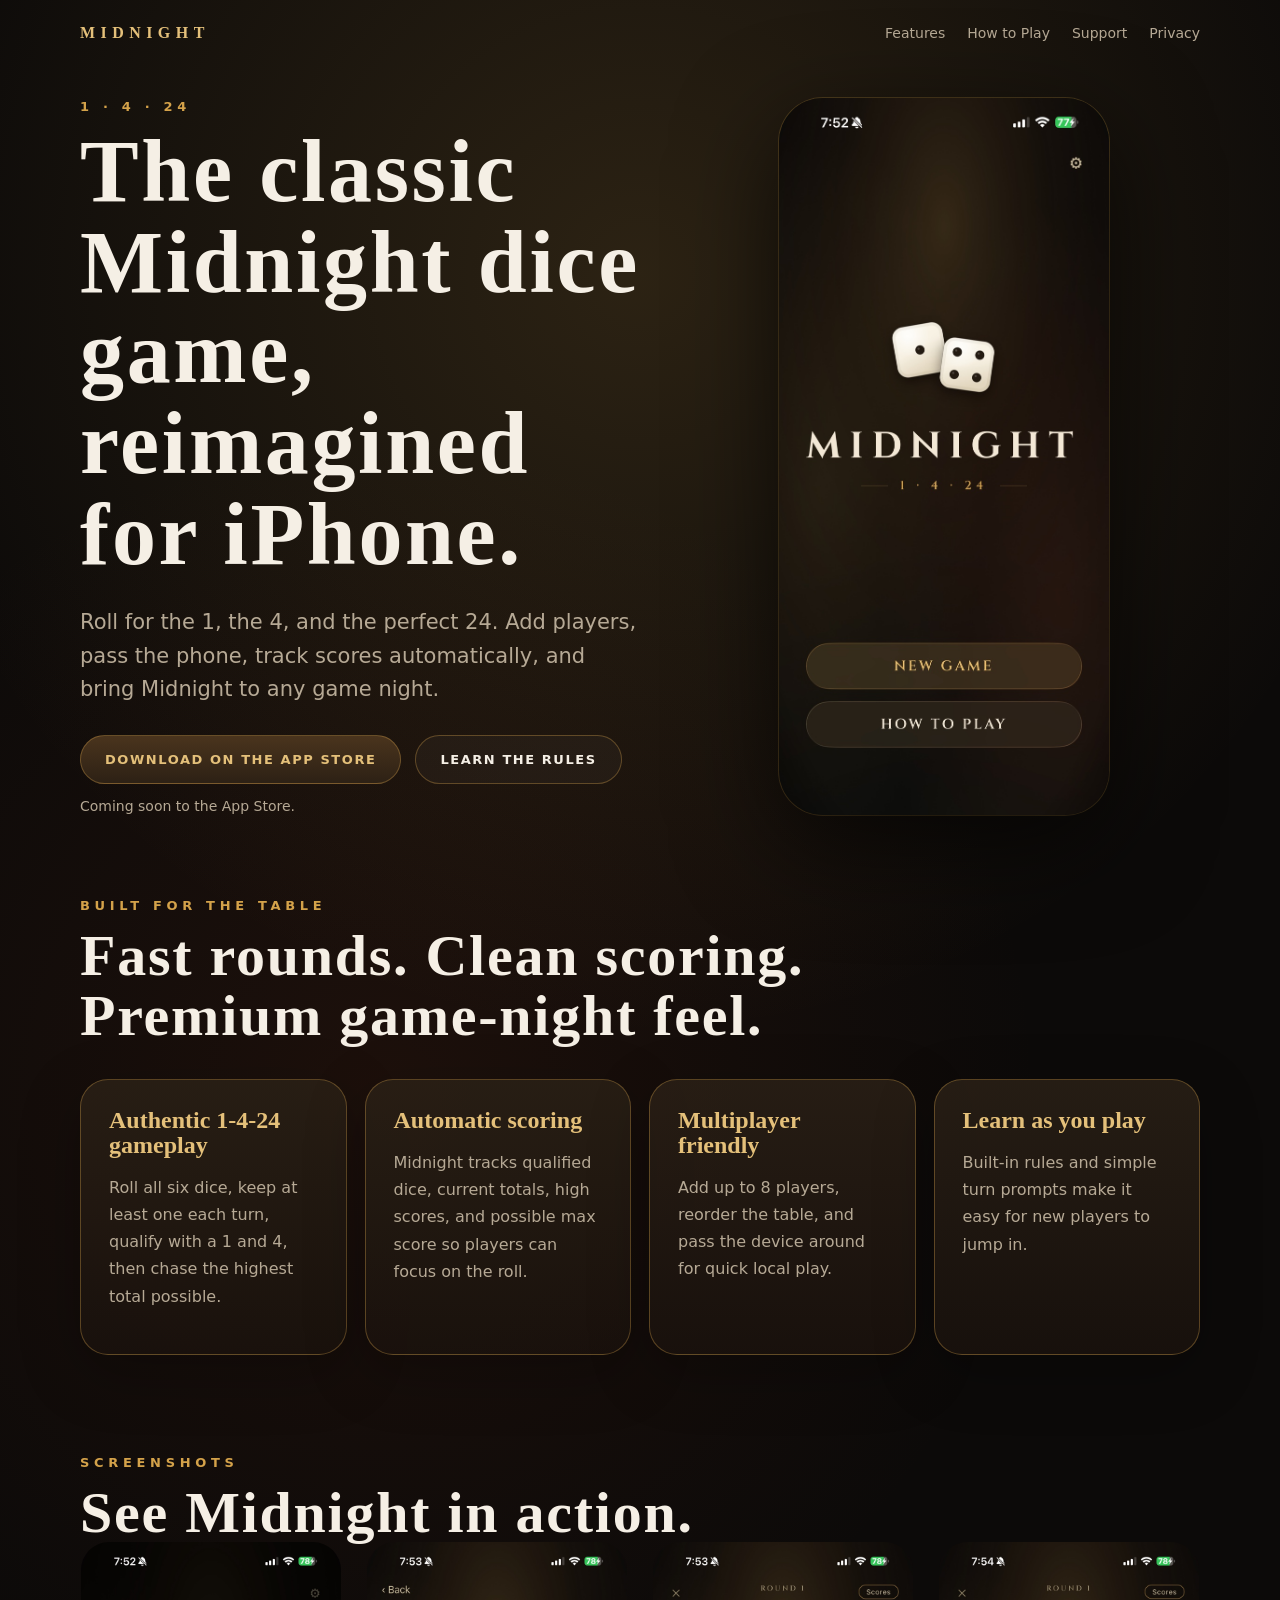
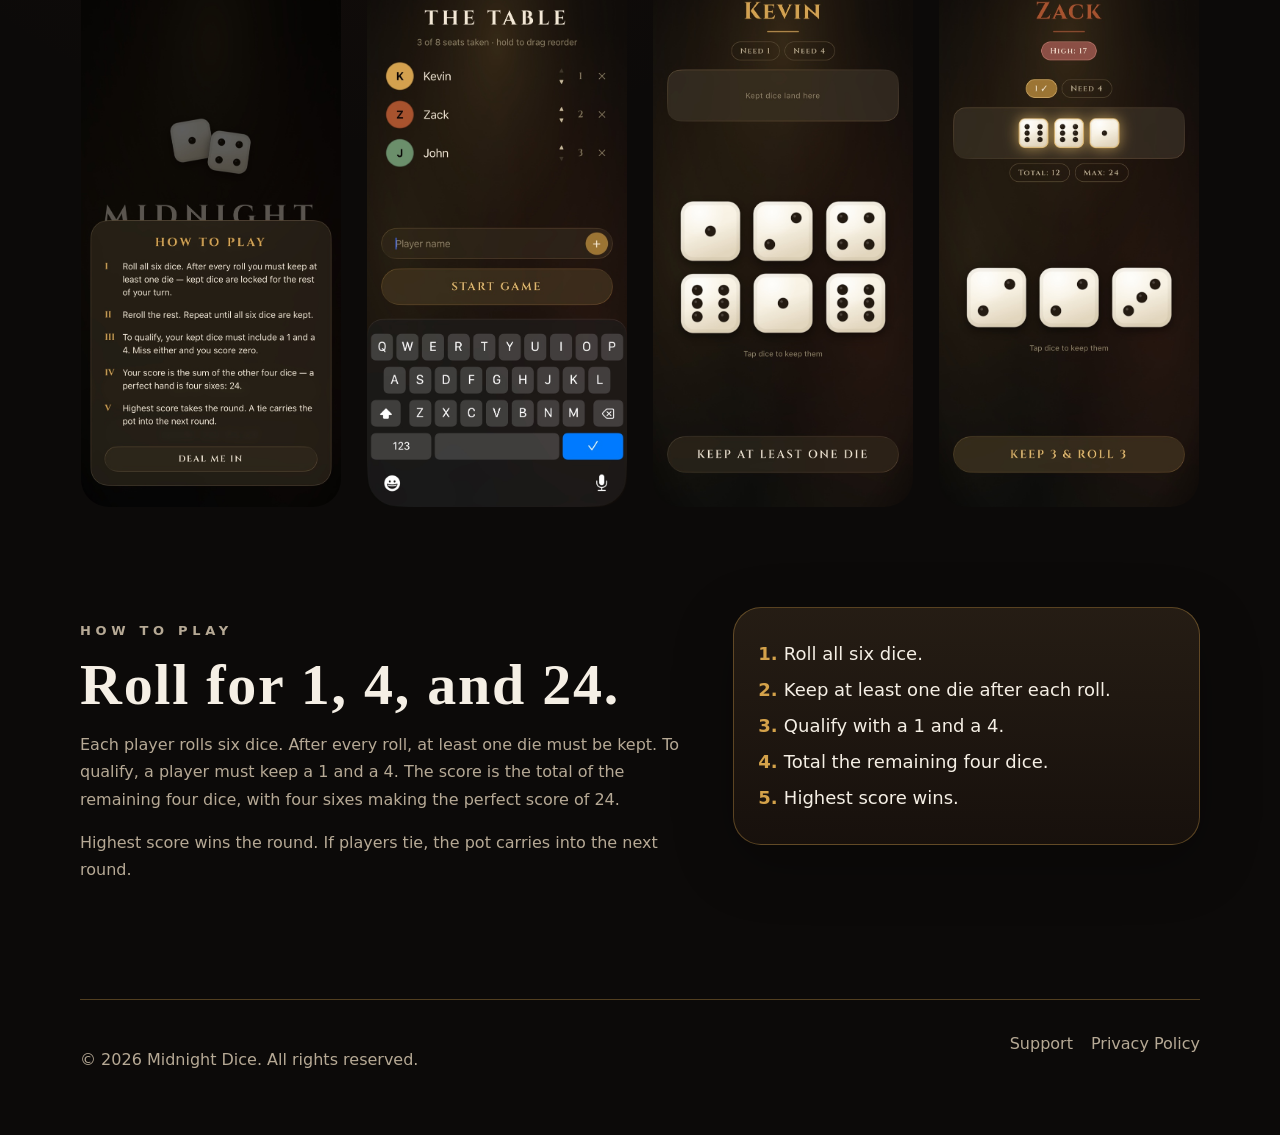
<file: index.html>
<!doctype html>
<html lang="en">
<head>
  <meta charset="utf-8" />
  <meta name="viewport" content="width=device-width, initial-scale=1" />
  <title>Midnight Dice | 1-4-24</title>
  <meta name="description" content="Play Midnight Dice, the classic 1-4-24 dice game reimagined for iPhone with automatic scoring, player tracking, and premium table-inspired design." />
  <link rel="stylesheet" href="styles.css" />
</head>
<body>
  <header class="nav">
    <a class="brand" href="index.html">MIDNIGHT</a>
    <nav>
      <a href="#features">Features</a>
      <a href="#how-to-play">How to Play</a>
      <a href="support.html">Support</a>
      <a href="privacy.html">Privacy</a>
    </nav>
  </header>

  <main>
    <section class="hero">
      <div class="hero-copy">
        <p class="eyebrow">1 · 4 · 24</p>
        <h1>The classic Midnight dice game, reimagined for iPhone.</h1>
        <p class="lede">Roll for the 1, the 4, and the perfect 24. Add players, pass the phone, track scores automatically, and bring Midnight to any game night.</p>
        <div class="actions">
          <a class="button primary" href="#">Download on the App Store</a>
          <a class="button secondary" href="#how-to-play">Learn the Rules</a>
        </div>
        <p class="note">Coming soon to the App Store.</p>
      </div>
      <div class="phone-wrap">
        <img src="assets/home.jpeg" alt="Midnight Dice home screen" class="phone" />
      </div>
    </section>

    <section id="features" class="section">
      <p class="eyebrow">Built for the table</p>
      <h2>Fast rounds. Clean scoring. Premium game-night feel.</h2>
      <div class="cards">
        <article><h3>Authentic 1-4-24 gameplay</h3><p>Roll all six dice, keep at least one each turn, qualify with a 1 and 4, then chase the highest total possible.</p></article>
        <article><h3>Automatic scoring</h3><p>Midnight tracks qualified dice, current totals, high scores, and possible max score so players can focus on the roll.</p></article>
        <article><h3>Multiplayer friendly</h3><p>Add up to 8 players, reorder the table, and pass the device around for quick local play.</p></article>
        <article><h3>Learn as you play</h3><p>Built-in rules and simple turn prompts make it easy for new players to jump in.</p></article>
      </div>
    </section>

    <section class="gallery section">
      <p class="eyebrow">Screenshots</p>
      <h2>See Midnight in action.</h2>
      <div class="screens">
        <img src="assets/how-to-play.jpeg" alt="How to play screen" />
        <img src="assets/table.jpeg" alt="Player table screen" />
        <img src="assets/gameplay.jpeg" alt="Gameplay dice screen" />
        <img src="assets/scoring.jpeg" alt="Scoring and max total screen" />
      </div>
    </section>

    <section id="how-to-play" class="section split">
      <div>
        <p class="eyebrow">How to Play</p>
        <h2>Roll for 1, 4, and 24.</h2>
        <p>Each player rolls six dice. After every roll, at least one die must be kept. To qualify, a player must keep a 1 and a 4. The score is the total of the remaining four dice, with four sixes making the perfect score of 24.</p>
        <p>Highest score wins the round. If players tie, the pot carries into the next round.</p>
      </div>
      <div class="rule-box">
        <ol>
          <li>Roll all six dice.</li>
          <li>Keep at least one die after each roll.</li>
          <li>Qualify with a 1 and a 4.</li>
          <li>Total the remaining four dice.</li>
          <li>Highest score wins.</li>
        </ol>
      </div>
    </section>
  </main>

  <footer>
    <p>© 2026 Midnight Dice. All rights reserved.</p>
    <div>
      <a href="support.html">Support</a>
      <a href="privacy.html">Privacy Policy</a>
    </div>
  </footer>
</body>
</html>
</file>
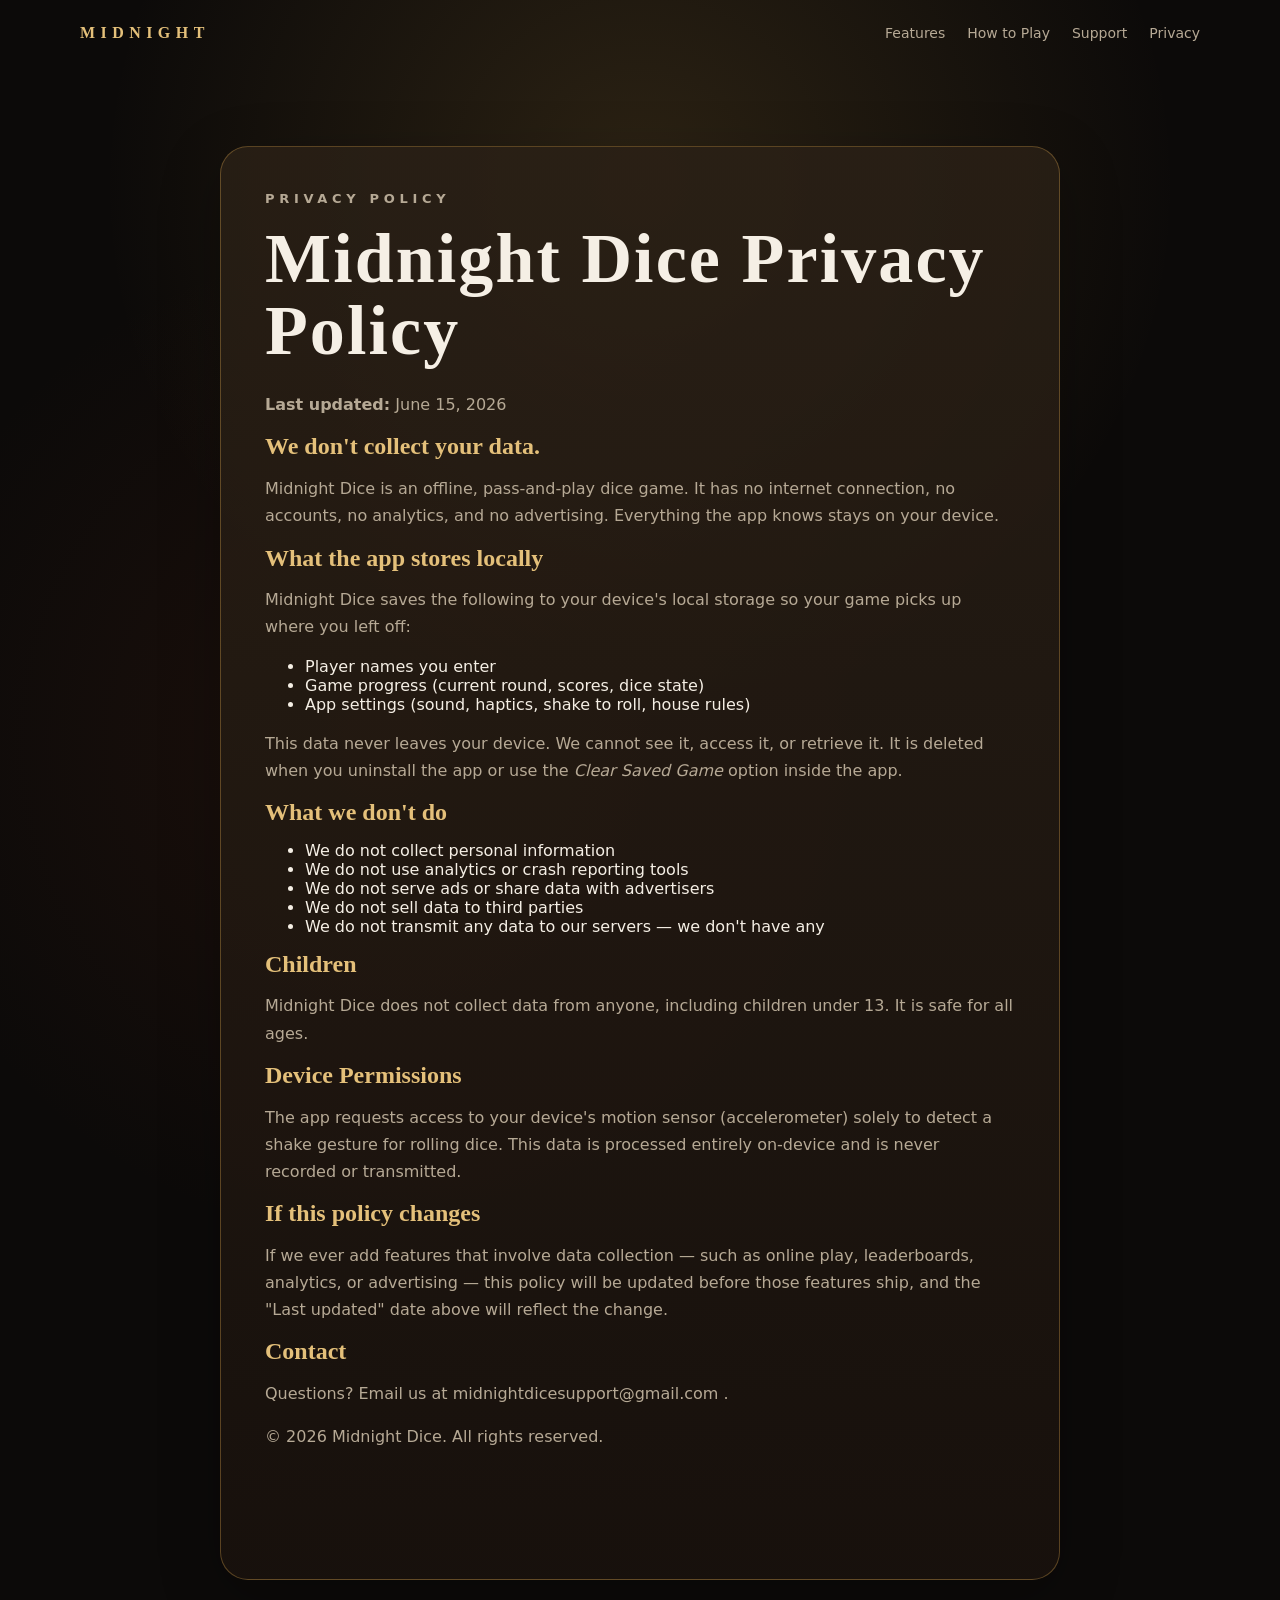
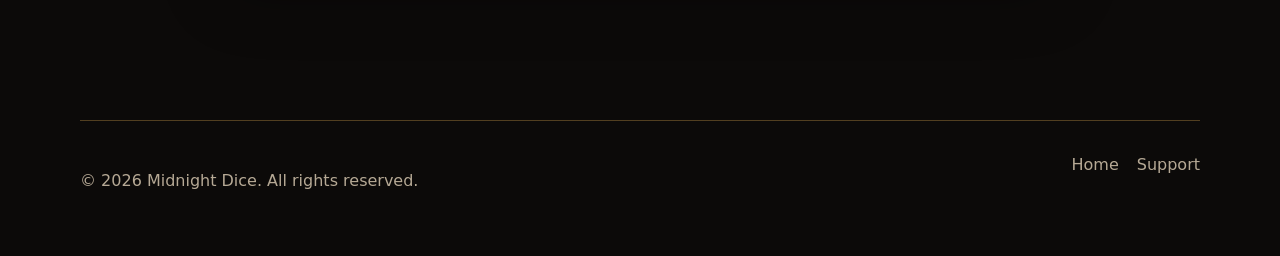
<file: privacy.html>
<!doctype html>
<html lang="en"><head><meta charset="utf-8" /><meta name="viewport" content="width=device-width, initial-scale=1" /><title>Privacy Policy | Midnight Dice</title><link rel="stylesheet" href="styles.css" /></head>
<body><header class="nav"><a class="brand" href="index.html">MIDNIGHT</a><nav><a href="index.html#features">Features</a><a href="index.html#how-to-play">How to Play</a><a href="support.html">Support</a><a href="privacy.html">Privacy</a></nav></header>
<main class="page">
  <section class="section narrow">
    <p class="eyebrow">Privacy Policy</p>

    <h1>Midnight Dice Privacy Policy</h1>

    <p><strong>Last updated:</strong> June 15, 2026</p>

    <h3>We don't collect your data.</h3>

    <p>
      Midnight Dice is an offline, pass-and-play dice game. It has no internet
      connection, no accounts, no analytics, and no advertising. Everything the
      app knows stays on your device.
    </p>

    <h3>What the app stores locally</h3>

    <p>
      Midnight Dice saves the following to your device's local storage so your
      game picks up where you left off:
    </p>

    <ul>
      <li>Player names you enter</li>
      <li>Game progress (current round, scores, dice state)</li>
      <li>App settings (sound, haptics, shake to roll, house rules)</li>
    </ul>

    <p>
      This data never leaves your device. We cannot see it, access it, or
      retrieve it. It is deleted when you uninstall the app or use the
      <em>Clear Saved Game</em> option inside the app.
    </p>

    <h3>What we don't do</h3>

    <ul>
      <li>We do not collect personal information</li>
      <li>We do not use analytics or crash reporting tools</li>
      <li>We do not serve ads or share data with advertisers</li>
      <li>We do not sell data to third parties</li>
      <li>We do not transmit any data to our servers — we don't have any</li>
    </ul>

    <h3>Children</h3>

    <p>
      Midnight Dice does not collect data from anyone, including children under
      13. It is safe for all ages.
    </p>

    <h3>Device Permissions</h3>

    <p>
      The app requests access to your device's motion sensor (accelerometer)
      solely to detect a shake gesture for rolling dice. This data is processed
      entirely on-device and is never recorded or transmitted.
    </p>

    <h3>If this policy changes</h3>

    <p>
      If we ever add features that involve data collection — such as online
      play, leaderboards, analytics, or advertising — this policy will be
      updated before those features ship, and the "Last updated" date above will
      reflect the change.
    </p>

    <h3>Contact</h3>

    <p>
      Questions? Email us at
      <a href="mailto:midnightdicesupport@gmail.com">
        midnightdicesupport@gmail.com
      </a>.
    </p>

    <p>© 2026 Midnight Dice. All rights reserved.</p>
  </section>
</main>
<footer><p>© 2026 Midnight Dice. All rights reserved.</p><div><a href="index.html">Home</a><a href="support.html">Support</a></div></footer></body></html>
</file>
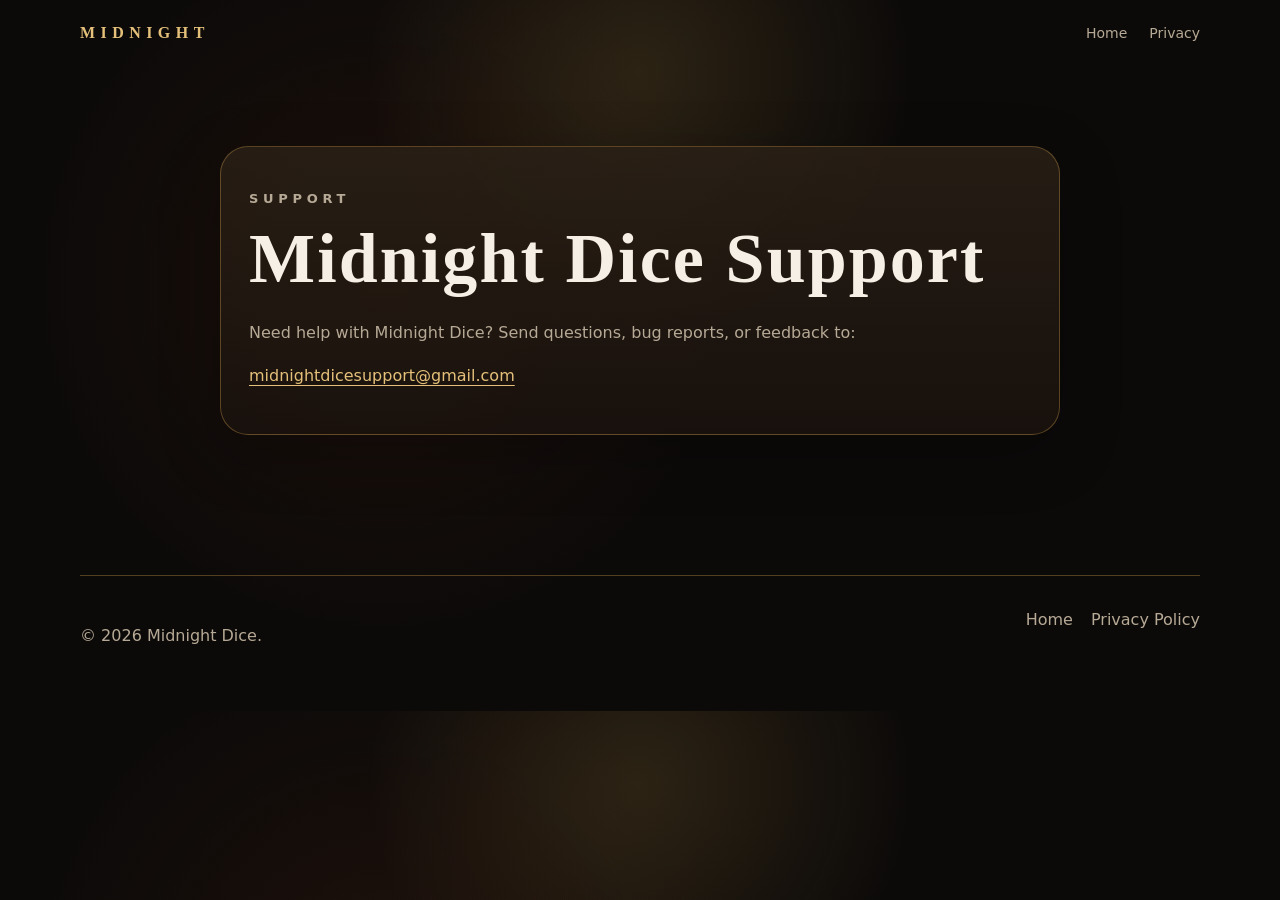
<file: support.html>
<!doctype html>
<html lang="en">
<head>
  <meta charset="utf-8" />
  <meta name="viewport" content="width=device-width, initial-scale=1" />
  <title>Support | Midnight Dice</title>
  <meta name="description" content="Support for Midnight Dice." />
  <link rel="stylesheet" href="styles.css" />
</head>
<body>
  <header class="nav"><a class="brand" href="index.html">MIDNIGHT</a><nav><a href="index.html">Home</a><a href="privacy.html">Privacy</a></nav></header>
  <main class="page">
    <p class="eyebrow">Support</p>
    <h1>Midnight Dice Support</h1>
    <p>Need help with Midnight Dice? Send questions, bug reports, or feedback to:</p>
    <p><a class="email" href="mailto:midnightdicesupport@gmail.com">midnightdicesupport@gmail.com</a></p>
  </main>
  <footer><p>© 2026 Midnight Dice.</p><div><a href="index.html">Home</a><a href="privacy.html">Privacy Policy</a></div></footer>
</body>
</html>
</file>
<file: styles.css>
:root{
  --bg:#0C0A09;
  --panel:#1A120D;
  --panel2:#2A2016;
  --gold:#D4A24A;
  --gold2:#E4C07A;
  --text:#F5EFE5;
  --muted:#B6A995;
  --line:rgba(212,162,74,.35);
}
*{box-sizing:border-box}
html{scroll-behavior:smooth}
body{
  margin:0;
  font-family: Inter, ui-sans-serif, system-ui, -apple-system, BlinkMacSystemFont, "Segoe UI", sans-serif;
  color:var(--text);
  background:
    radial-gradient(circle at 50% 10%, rgba(212,162,74,.16), transparent 30%),
    radial-gradient(circle at 30% 40%, rgba(120,50,24,.16), transparent 35%),
    var(--bg);
}
a{color:inherit;text-decoration:none}
.nav{
  width:min(1120px, calc(100% - 32px));
  margin:0 auto;
  display:flex;
  justify-content:space-between;
  align-items:center;
  padding:24px 0;
}
.brand{
  font-family: Georgia, 'Times New Roman', serif;
  letter-spacing:.34em;
  color:var(--gold2);
  font-weight:700;
}
.nav nav{display:flex;gap:22px;color:var(--muted);font-size:14px}
.nav nav a:hover{color:var(--gold2)}
.hero{
  width:min(1120px, calc(100% - 32px));
  margin:20px auto 70px;
  min-height:720px;
  display:grid;
  grid-template-columns:1.05fr .95fr;
  align-items:center;
  gap:44px;
}
.eyebrow{
  color:var(--gold);
  letter-spacing:.36em;
  text-transform:uppercase;
  font-size:13px;
  font-weight:700;
}
h1,h2,h3{
  font-family: Georgia, 'Times New Roman', serif;
  line-height:1.03;
  margin:0;
}
h1{font-size:clamp(46px, 7vw, 88px);letter-spacing:.03em;max-width:820px}
h2{font-size:clamp(34px, 5vw, 58px);letter-spacing:.03em;max-width:850px}
h3{font-size:24px;color:var(--gold2)}
.lede{font-size:21px;line-height:1.6;color:var(--muted);max-width:670px;margin:26px 0}
.actions{display:flex;gap:14px;flex-wrap:wrap;margin-top:28px}
.button{
  border:1px solid var(--line);
  border-radius:999px;
  padding:16px 24px;
  font-weight:800;
  letter-spacing:.12em;
  text-transform:uppercase;
  font-size:13px;
}
.primary{background:linear-gradient(180deg,#4a341d,#2d2115);color:var(--gold2)}
.secondary{color:var(--text);background:rgba(255,255,255,.03)}
.note,.muted{color:var(--muted);font-size:14px}
.phone-wrap{display:flex;justify-content:center;position:relative}
.phone{
  width:min(330px, 82vw);
  border-radius:44px;
  box-shadow:0 30px 100px rgba(0,0,0,.65), 0 0 0 1px rgba(212,162,74,.25);
}
.section{width:min(1120px, calc(100% - 32px));margin:0 auto 100px}
.cards{display:grid;grid-template-columns:repeat(4,1fr);gap:18px;margin-top:34px}
.cards article,.rule-box,.page{
  background:linear-gradient(180deg, rgba(42,32,22,.86), rgba(26,18,13,.86));
  border:1px solid var(--line);
  border-radius:28px;
  padding:28px;
  box-shadow:0 18px 60px rgba(0,0,0,.25);
}
.cards p,.split p,.page p,.policy li{color:var(--muted);line-height:1.7}
.screens {
  display: grid;
  grid-template-columns: repeat(4, minmax(0, 1fr));
  gap: 24px;
  overflow: visible;
}

.screens img {
  width: 100%;
  max-width: 260px;
  height: auto;
  justify-self: center;
  border-radius: 28px;
}
.split{display:grid;grid-template-columns:1fr .75fr;gap:30px;align-items:start}
.rule-box ol{margin:0;padding-left:22px;color:var(--text);line-height:2;font-size:18px}
.rule-box li::marker{color:var(--gold);font-weight:800}
footer{
  width:min(1120px, calc(100% - 32px));
  margin:0 auto;
  padding:34px 0 50px;
  border-top:1px solid var(--line);
  display:flex;
  justify-content:space-between;
  gap:16px;
  color:var(--muted);
}
footer div{display:flex;gap:18px}
footer a:hover{color:var(--gold2)}
.page{width:min(840px, calc(100% - 32px));margin:80px auto 140px}
.page h1{font-size:clamp(40px, 6vw, 70px);margin-bottom:24px}
.page h2{font-size:30px;margin-top:34px}
.email{color:var(--gold2);text-decoration:underline;text-underline-offset:4px}
@media (max-width: 900px) {
  .screens {
    grid-template-columns: repeat(2, minmax(0, 1fr));
  }
}

@media (max-width: 600px) {
  .screens {
    grid-template-columns: 1fr;
  }

  .screens img {
    max-width: 320px;
  }
}
</file>
